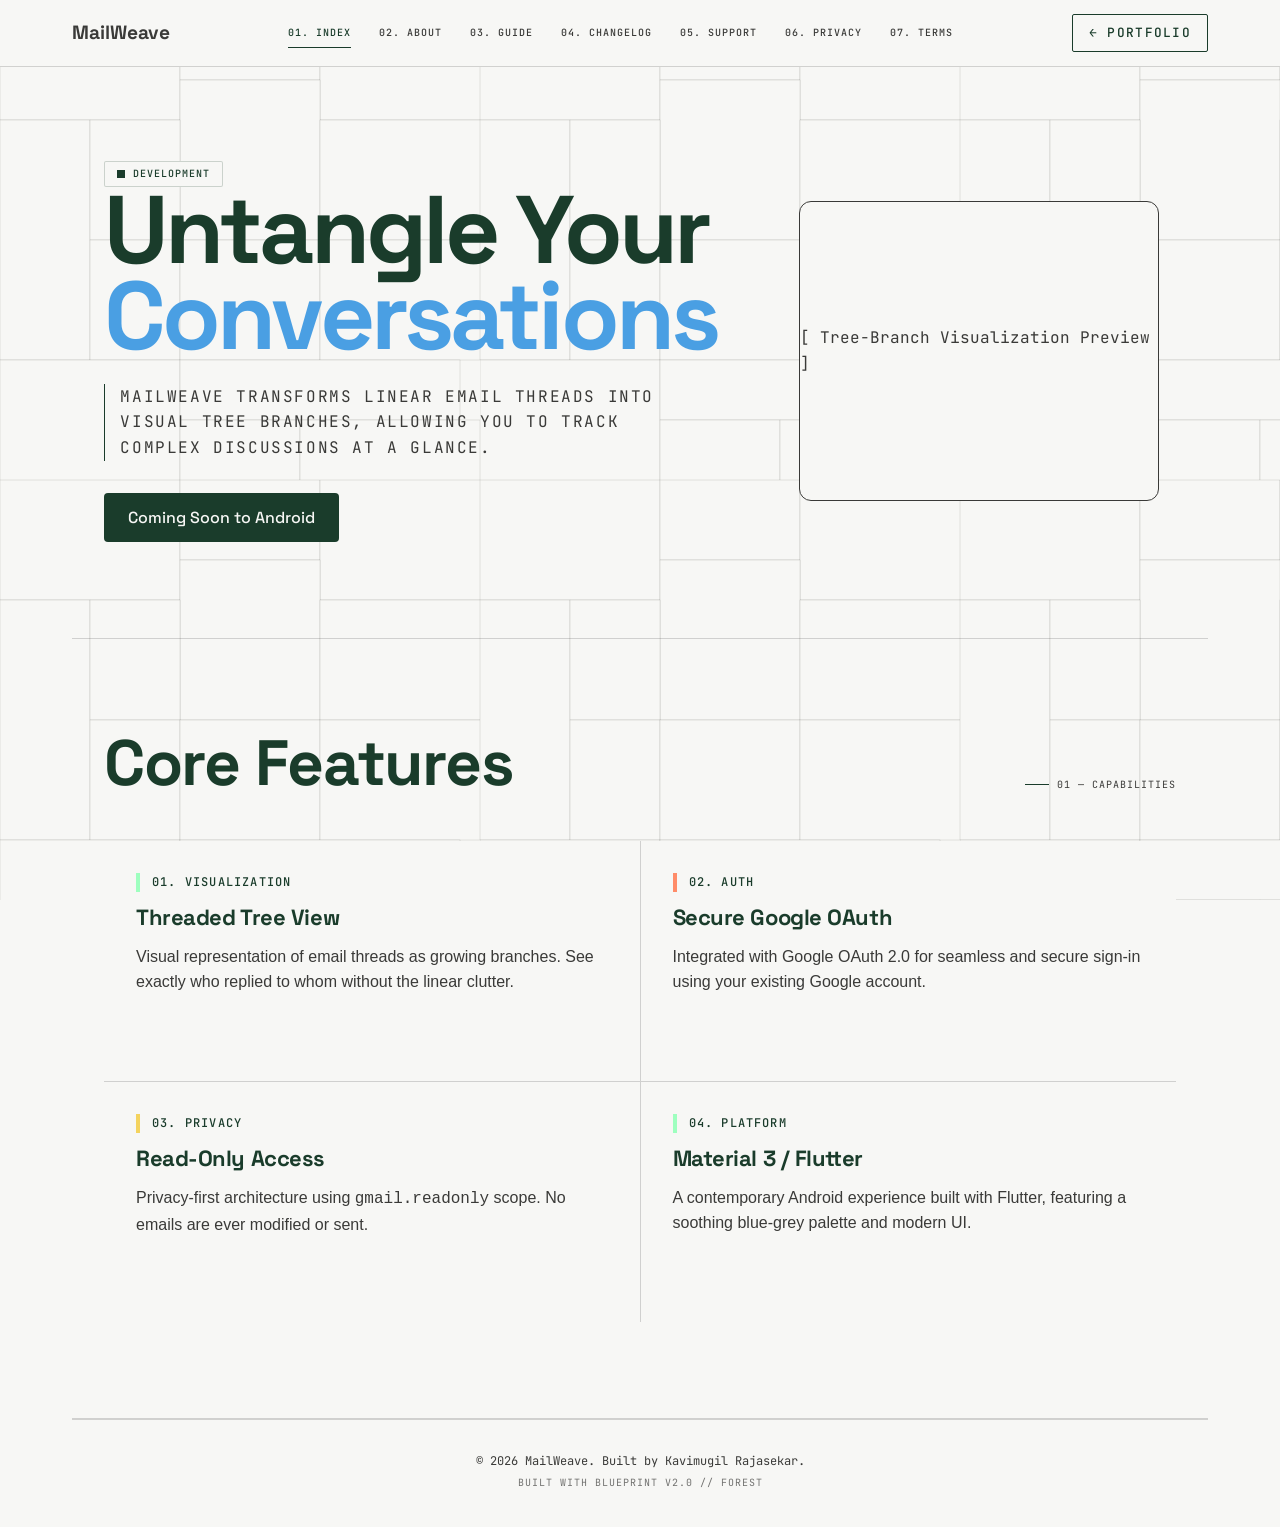
<file: mailweave-webpage/index.html>
<!DOCTYPE html>
<html lang="en">
<head>
    <meta charset="UTF-8">
    <meta name="viewport" content="width=device-width, initial-scale=1.0">
    <title>MailWeave | Untangle Your Inbox</title>
    <link rel="stylesheet" href="assets/css/tokens.css">
    <link rel="stylesheet" href="assets/css/blueprint.css">
    <link rel="stylesheet" href="assets/css/layout.css">
    <link rel="preconnect" href="https://fonts.googleapis.com" crossorigin>
    <link rel="preconnect" href="https://fonts.gstatic.com" crossorigin>
    <link rel="preconnect" href="https://api.fontshare.com" crossorigin>
    <link rel="stylesheet" href="https://fonts.googleapis.com/css2?family=JetBrains+Mono:wght@400;500;700&family=Space+Grotesk:wght@400;500;700&display=swap">
    <link rel="stylesheet" href="https://api.fontshare.com/v2/css?f[]=general-sans@400;500;600;700&display=swap">
    <style>
        :root { --accent-blue: #4A9FE3; }
        body { font-family: 'General Sans', sans-serif; }
        .brand-logo-text { font-family: 'Space Grotesk', sans-serif; font-weight: 700; text-decoration: none; color: var(--grid); }
        .hero-accent { color: var(--accent-blue); }
        .btn-mailweave { background: var(--forest); color: var(--paper); border: none; padding: 12px 24px; border-radius: 4px; font-family: 'Space Grotesk', sans-serif; font-weight: 500; cursor: pointer; text-decoration: none; display: inline-block; transition: opacity 0.2s; }
        .btn-mailweave:hover { opacity: 0.9; }
    </style>
</head>
<body>
    <header class="site-header">
        <div class="container nav-row">
            <a class="brand-logo-text" href="index.html" style="font-size: 1.2rem;">MailWeave</a>
            <nav class="nav-links">
                <a href="index.html" class="active">01. Index</a>
                <a href="about/">02. About</a>
                <a href="guide/">03. Guide</a>
                <a href="changelog/">04. Changelog</a>
                <a href="support/">05. Support</a>
                <a href="privacy/">06. Privacy</a>
                <a href="terms/">07. Terms</a>
            </nav>
            <div class="nav-actions">
                <a class="btn-ghost" href="https://KavimugilRajasekar.github.io" style="font-size: 0.8rem;">← Portfolio</a>
            </div>
        </div>
    </header>

    <div class="page-shell">
        <main class="container">
            <section class="hero">
                <div class="hero-content">
                    <span class="status-badge"><span class="dot"></span>Development</span>
                    <h1>Untangle Your<br><span class="hero-accent">Conversations</span></h1>
                    <p class="hero-sub">MailWeave transforms linear email threads into visual tree branches, allowing you to track complex discussions at a glance.</p>
                    <div class="hero-actions">
                        <a class="btn-mailweave" href="#">Coming Soon to Android</a>
                    </div>
                </div>
                <div class="wireframe" style="background: var(--paper); border: 1px solid var(--grid); border-radius: 12px; height: 300px; display: flex; align-items: center; justify-content: center; color: var(--grid); font-family: 'JetBrains Mono', monospace;">
                    [ Tree-Branch Visualization Preview ]
                </div>
            </section>

            <section class="section">
                <div class="section-head">
                    <h2>Core Features</h2>
                    <span class="label">01 — Capabilities</span>
                </div>
                <div class="bento">
                    <article class="cell">
                        <span class="cell-label cell-label--mint">01. Visualization</span>
                        <h3>Threaded Tree View</h3>
                        <p>Visual representation of email threads as growing branches. See exactly who replied to whom without the linear clutter.</p>
                    </article>
                    <article class="cell">
                        <span class="cell-label cell-label--coral">02. Auth</span>
                        <h3>Secure Google OAuth</h3>
                        <p>Integrated with Google OAuth 2.0 for seamless and secure sign-in using your existing Google account.</p>
                    </article>
                    <article class="cell">
                        <span class="cell-label cell-label--gold">03. Privacy</span>
                        <h3>Read-Only Access</h3>
                        <p>Privacy-first architecture using <code class="mono-tag">gmail.readonly</code> scope. No emails are ever modified or sent.</p>
                    </article>
                    <article class="cell">
                        <span class="cell-label cell-label--mint">04. Platform</span>
                        <h3>Material 3 / Flutter</h3>
                        <p>A contemporary Android experience built with Flutter, featuring a soothing blue-grey palette and modern UI.</p>
                    </article>
                </div>
            </section>

            <footer class="site-footer">
                <div class="container">
                    <p>&copy; 2026 MailWeave. Built by Kavimugil Rajasekar.</p>
                    <p class="mono-tag">Built with blueprint v2.0 // forest</p>
                </div>
            </footer>
        </main>
    </div>
</body>
</html>
</file>
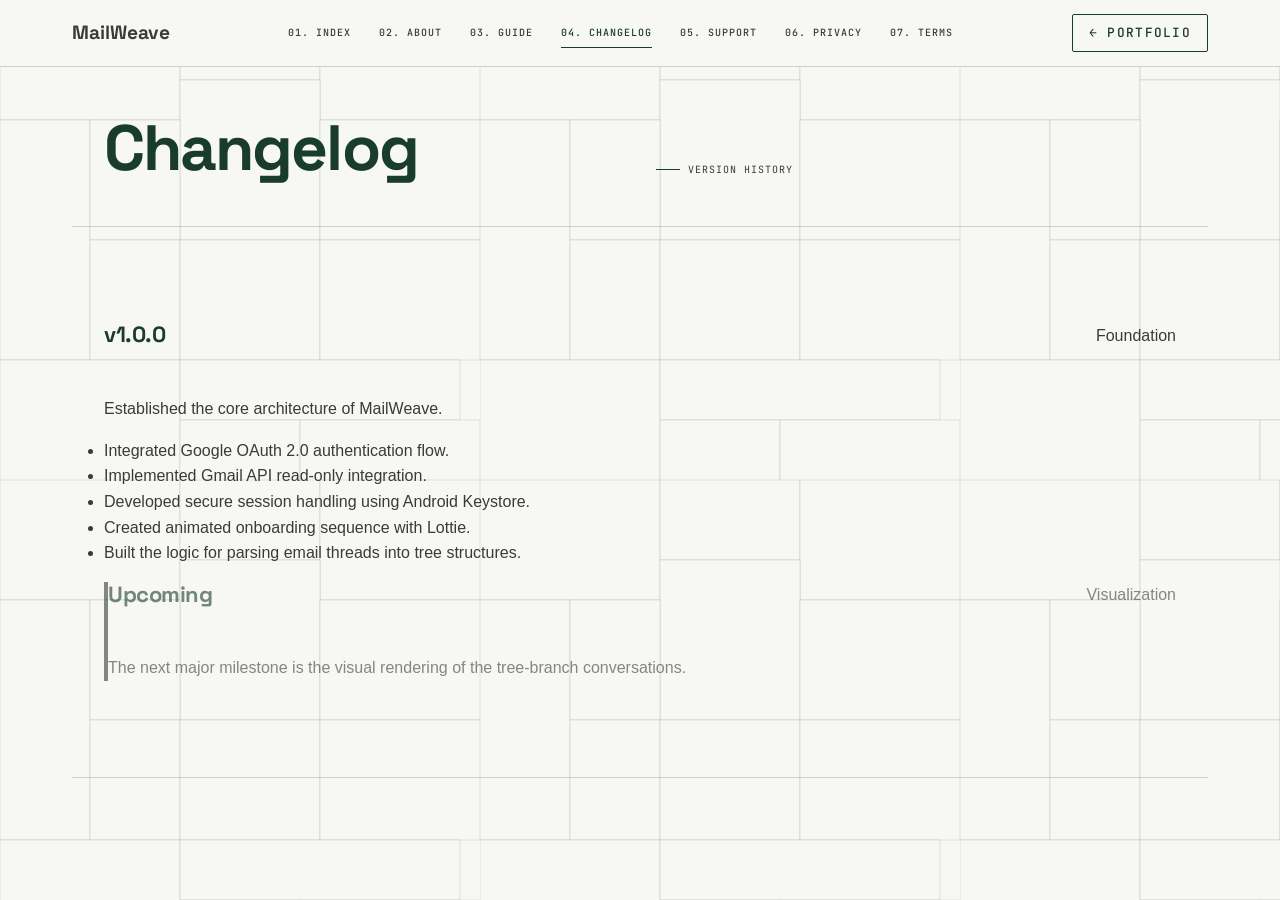
<file: mailweave-webpage/changelog/index.html>
<!DOCTYPE html>
<html lang="en">
<head>
    <meta charset="UTF-8">
    <meta name="viewport" content="width=device-width, initial-scale=1.0">
    <title>Changelog | MailWeave</title>
    <link rel="stylesheet" href="../assets/css/tokens.css">
    <link rel="stylesheet" href="../assets/css/blueprint.css">
    <link rel="stylesheet" href="../assets/css/layout.css">
    <link rel="preconnect" href="https://fonts.googleapis.com" crossorigin>
    <link rel="preconnect" href="https://fonts.gstatic.com" crossorigin>
    <link rel="preconnect" href="https://api.fontshare.com" crossorigin>
    <link rel="stylesheet" href="https://fonts.googleapis.com/css2?family=JetBrains+Mono:wght@400;500;700&family=Space+Grotesk:wght@400;500;700&display=swap">
    <link rel="stylesheet" href="https://api.fontshare.com/v2/css?f[]=general-sans@400;500;600;700&display=swap">
</head>
<body style="font-family: 'General Sans', sans-serif;">
    <header class="site-header">
        <div class="container nav-row">
            <a class="brand-logo-text" href="../index.html" style="font-family: 'Space Grotesk', sans-serif; font-weight: 700; text-decoration: none; color: var(--grid); font-size: 1.2rem;">MailWeave</a>
            <nav class="nav-links">
                <a href="../index.html">01. Index</a>
                <a href="../about/">02. About</a>
                <a href="../guide/">03. Guide</a>
                <a href="../changelog/" class="active">04. Changelog</a>
                <a href="../support/">05. Support</a>
                <a href="../privacy/">06. Privacy</a>
                <a href="../terms/">07. Terms</a>
            </nav>
            <div class="nav-actions">
                <a class="btn-ghost" href="https://KavimugilRajasekar.github.io" style="font-size: 0.8rem;">← Portfolio</a>
            </div>
        </div>
    </header>

    <div class="page-shell">
        <main class="container">
            <div class="page-title-block">
                <h1 class="page-title">Changelog</h1>
                <span class="label">Version History</span>
            </div>

            <section class="section">
                <div class="stack-2">
                    <article class="cell">
                        <div class="section-head" style="display: flex; justify-content: space-between; align-items: center;">
                            <h3 class="cell-title">v1.0.0</h3>
                            <span class="chip chip--mint">Foundation</span>
                        </div>
                        <p>Established the core architecture of MailWeave.</p>
                        <ul style="line-height: 1.6; margin-top: 1rem;">
                            <li>Integrated Google OAuth 2.0 authentication flow.</li>
                            <li>Implemented Gmail API read-only integration.</li>
                            <li>Developed secure session handling using Android Keystore.</li>
                            <li>Created animated onboarding sequence with Lottie.</li>
                            <li>Built the logic for parsing email threads into tree structures.</li>
                        </ul>
                    </article>
                    <article class="cell" style="opacity: 0.6; border-left: 4px solid var(--grid);">
                        <div class="section-head" style="display: flex; justify-content: space-between; align-items: center;">
                            <h3 class="cell-title">Upcoming</h3>
                            <span class="chip">Visualization</span>
                        </div>
                        <p>The next major milestone is the visual rendering of the tree-branch conversations.</p>
                    </article>
                </div>
            </section>
        </main>
    </div>
</body>
</html>
</file>
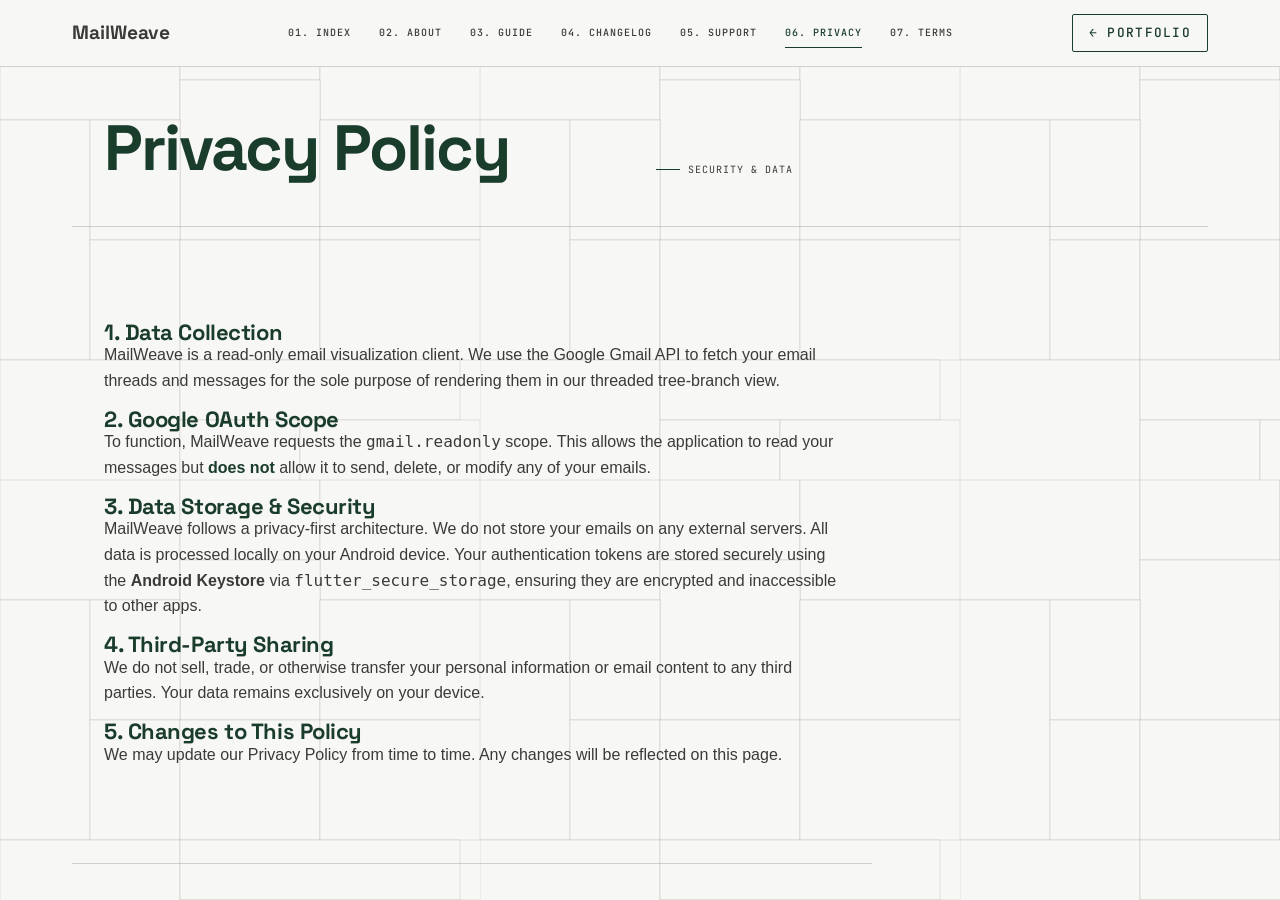
<file: mailweave-webpage/privacy/index.html>
<!DOCTYPE html>
<html lang="en">
<head>
    <meta charset="UTF-8">
    <meta name="viewport" content="width=device-width, initial-scale=1.0">
    <title>Privacy Policy | MailWeave</title>
    <link rel="stylesheet" href="../assets/css/tokens.css">
    <link rel="stylesheet" href="../assets/css/blueprint.css">
    <link rel="stylesheet" href="../assets/css/layout.css">
    <link rel="preconnect" href="https://fonts.googleapis.com" crossorigin>
    <link rel="preconnect" href="https://fonts.gstatic.com" crossorigin>
    <link rel="preconnect" href="https://api.fontshare.com" crossorigin>
    <link rel="stylesheet" href="https://fonts.googleapis.com/css2?family=JetBrains+Mono:wght@400;500;700&family=Space+Grotesk:wght@400;500;700&display=swap">
    <link rel="stylesheet" href="https://api.fontshare.com/v2/css?f[]=general-sans@400;500;600;700&display=swap">
</head>
<body style="font-family: 'General Sans', sans-serif;">
    <header class="site-header">
        <div class="container nav-row">
            <a class="brand-logo-text" href="../index.html" style="font-family: 'Space Grotesk', sans-serif; font-weight: 700; text-decoration: none; color: var(--grid); font-size: 1.2rem;">MailWeave</a>
            <nav class="nav-links">
                <a href="../index.html">01. Index</a>
                <a href="../about/">02. About</a>
                <a href="../guide/">03. Guide</a>
                <a href="../changelog/">04. Changelog</a>
                <a href="../support/">05. Support</a>
                <a href="../privacy/" class="active">06. Privacy</a>
                <a href="../terms/">07. Terms</a>
            </nav>
            <div class="nav-actions">
                <a class="btn-ghost" href="https://KavimugilRajasekar.github.io" style="font-size: 0.8rem;">← Portfolio</a>
            </div>
        </div>
    </header>

    <div class="page-shell">
        <main class="container">
            <div class="page-title-block">
                <h1 class="page-title">Privacy Policy</h1>
                <span class="label">Security & Data</span>
            </div>

            <section class="section" style="line-height: 1.6; max-width: 800px;">
                <div class="stack-2">
                    <article class="cell">
                        <h3 class="cell-title">1. Data Collection</h3>
                        <p>MailWeave is a read-only email visualization client. We use the Google Gmail API to fetch your email threads and messages for the sole purpose of rendering them in our threaded tree-branch view.</p>
                    </article>
                    <article class="cell">
                        <h3 class="cell-title">2. Google OAuth Scope</h3>
                        <p>To function, MailWeave requests the <code class="mono-tag">gmail.readonly</code> scope. This allows the application to read your messages but <strong style="color: var(--forest);">does not</strong> allow it to send, delete, or modify any of your emails.</p>
                    </article>
                    <article class="cell">
                        <h3 class="cell-title">3. Data Storage & Security</h3>
                        <p>MailWeave follows a privacy-first architecture. We do not store your emails on any external servers. All data is processed locally on your Android device. Your authentication tokens are stored securely using the <strong>Android Keystore</strong> via <code class="mono-tag">flutter_secure_storage</code>, ensuring they are encrypted and inaccessible to other apps.</p>
                    </article>
                    <article class="cell">
                        <h3 class="cell-title">4. Third-Party Sharing</h3>
                        <p>We do not sell, trade, or otherwise transfer your personal information or email content to any third parties. Your data remains exclusively on your device.</p>
                    </article>
                    <article class="cell">
                        <h3 class="cell-title">5. Changes to This Policy</h3>
                        <p>We may update our Privacy Policy from time to time. Any changes will be reflected on this page.</p>
                    </article>
                </div>
            </section>
        </main>
    </div>
</body>
</html>
</file>
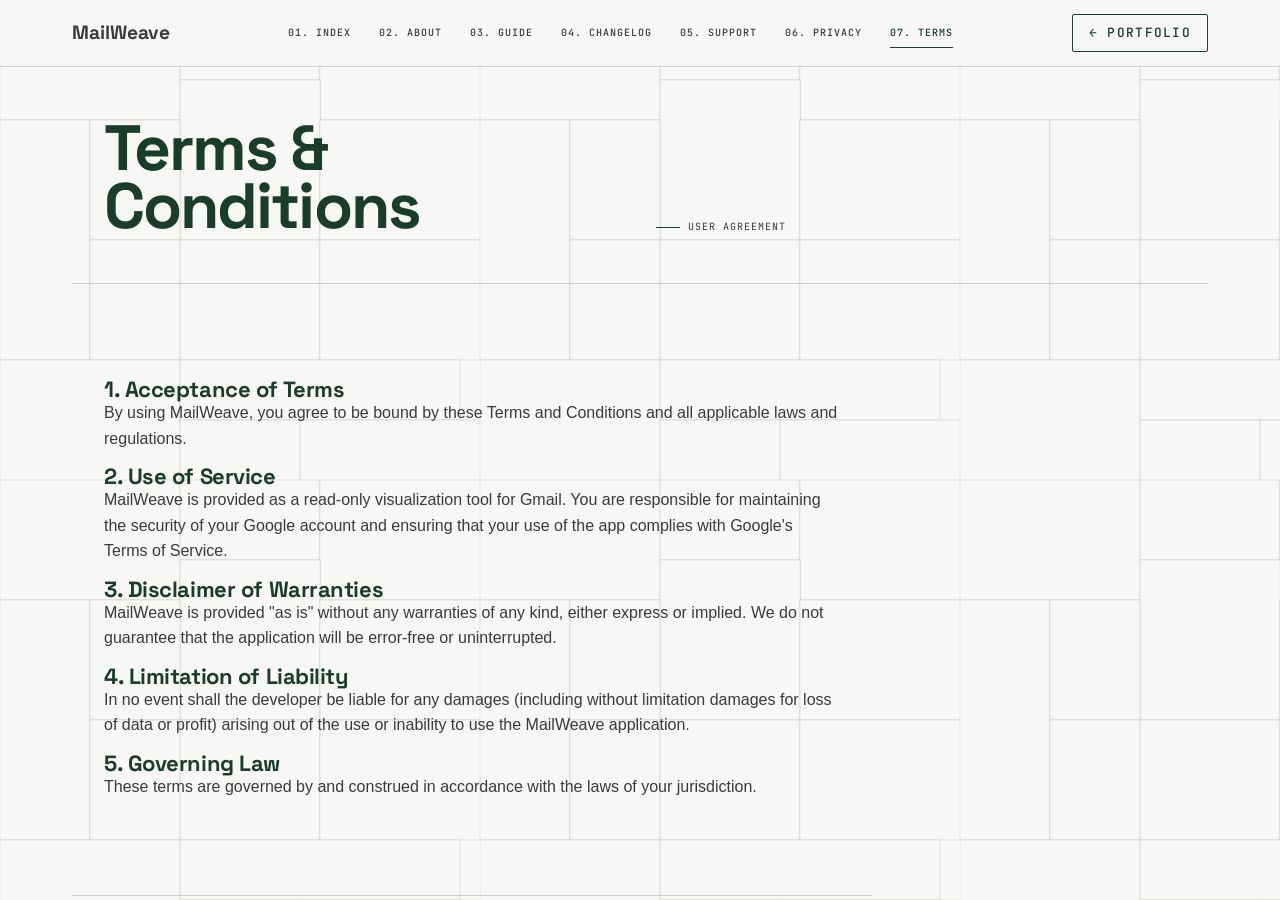
<file: mailweave-webpage/terms/index.html>
<!DOCTYPE html>
<html lang="en">
<head>
    <meta charset="UTF-8">
    <meta name="viewport" content="width=device-width, initial-scale=1.0">
    <title>Terms & Conditions | MailWeave</title>
    <link rel="stylesheet" href="../assets/css/tokens.css">
    <link rel="stylesheet" href="../assets/css/blueprint.css">
    <link rel="stylesheet" href="../assets/css/layout.css">
    <link rel="preconnect" href="https://fonts.googleapis.com" crossorigin>
    <link rel="preconnect" href="https://fonts.gstatic.com" crossorigin>
    <link rel="preconnect" href="https://api.fontshare.com" crossorigin>
    <link rel="stylesheet" href="https://fonts.googleapis.com/css2?family=JetBrains+Mono:wght@400;500;700&family=Space+Grotesk:wght@400;500;700&display=swap">
    <link rel="stylesheet" href="https://api.fontshare.com/v2/css?f[]=general-sans@400;500;600;700&display=swap">
</head>
<body style="font-family: 'General Sans', sans-serif;">
    <header class="site-header">
        <div class="container nav-row">
            <a class="brand-logo-text" href="../index.html" style="font-family: 'Space Grotesk', sans-serif; font-weight: 700; text-decoration: none; color: var(--grid); font-size: 1.2rem;">MailWeave</a>
            <nav class="nav-links">
                <a href="../index.html">01. Index</a>
                <a href="../about/">02. About</a>
                <a href="../guide/">03. Guide</a>
                <a href="../changelog/">04. Changelog</a>
                <a href="../support/">05. Support</a>
                <a href="../privacy/">06. Privacy</a>
                <a href="../terms/" class="active">07. Terms</a>
            </nav>
            <div class="nav-actions">
                <a class="btn-ghost" href="https://KavimugilRajasekar.github.io" style="font-size: 0.8rem;">← Portfolio</a>
            </div>
        </div>
    </header>

    <div class="page-shell">
        <main class="container">
            <div class="page-title-block">
                <h1 class="page-title">Terms & Conditions</h1>
                <span class="label">User Agreement</span>
            </div>

            <section class="section" style="line-height: 1.6; max-width: 800px;">
                <div class="stack-2">
                    <article class="cell">
                        <h3 class="cell-title">1. Acceptance of Terms</h3>
                        <p>By using MailWeave, you agree to be bound by these Terms and Conditions and all applicable laws and regulations.</p>
                    </article>
                    <article class="cell">
                        <h3 class="cell-title">2. Use of Service</h3>
                        <p>MailWeave is provided as a read-only visualization tool for Gmail. You are responsible for maintaining the security of your Google account and ensuring that your use of the app complies with Google's Terms of Service.</p>
                    </article>
                    <article class="cell">
                        <h3 class="cell-title">3. Disclaimer of Warranties</h3>
                        <p>MailWeave is provided "as is" without any warranties of any kind, either express or implied. We do not guarantee that the application will be error-free or uninterrupted.</p>
                    </article>
                    <article class="cell">
                        <h3 class="cell-title">4. Limitation of Liability</h3>
                        <p>In no event shall the developer be liable for any damages (including without limitation damages for loss of data or profit) arising out of the use or inability to use the MailWeave application.</p>
                    </article>
                    <article class="cell">
                        <h3 class="cell-title">5. Governing Law</h3>
                        <p>These terms are governed by and construed in accordance with the laws of your jurisdiction.</p>
                    </article>
                </div>
            </section>
        </main>
    </div>
</body>
</html>
</file>
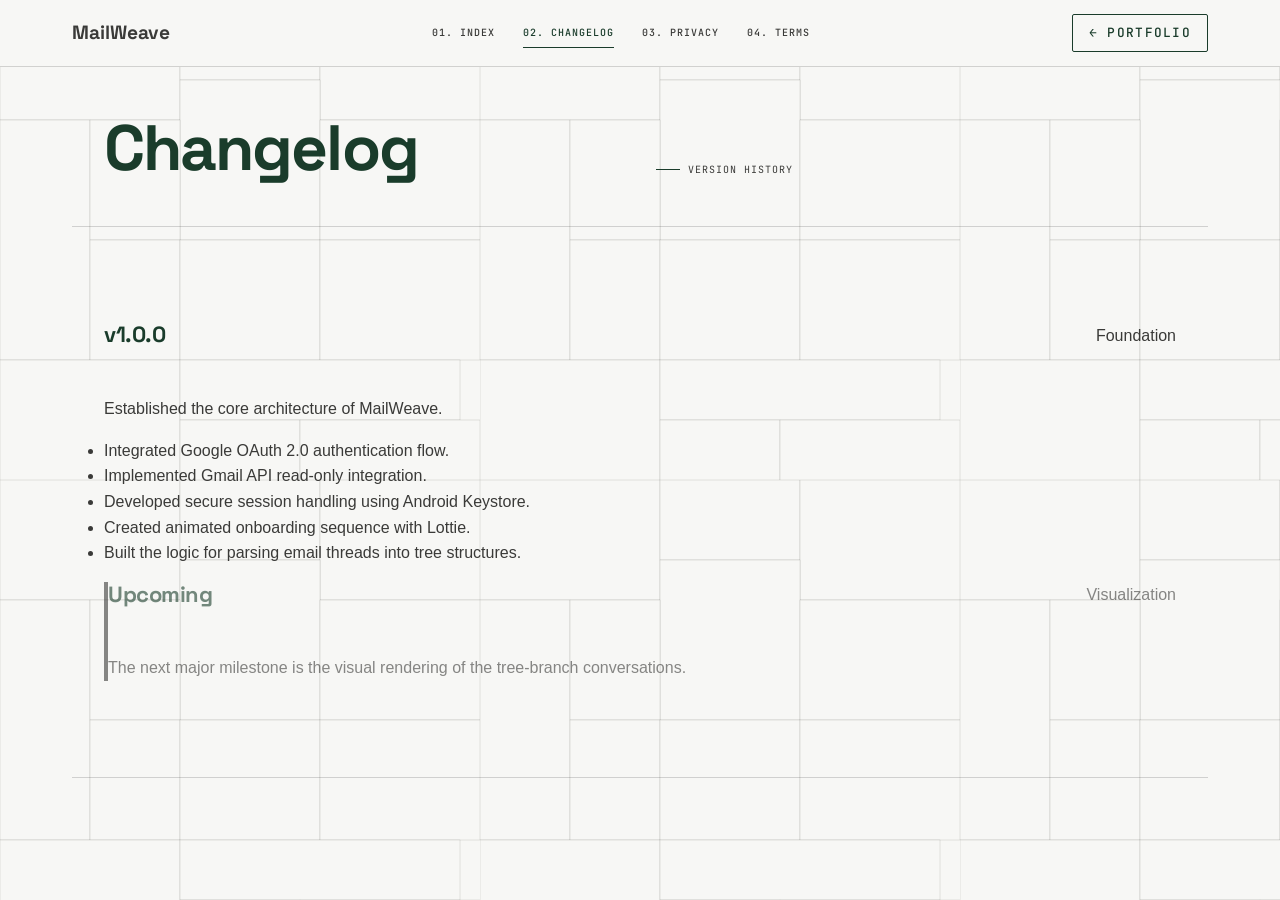
<file: mailweave-webpage/changelog.html>
<!DOCTYPE html>
<html lang="en">
<head>
    <meta charset="UTF-8">
    <meta name="viewport" content="width=device-width, initial-scale=1.0">
    <title>Changelog | MailWeave</title>
    <link rel="stylesheet" href="assets/css/tokens.css">
    <link rel="stylesheet" href="assets/css/blueprint.css">
    <link rel="stylesheet" href="assets/css/layout.css">
    <link rel="preconnect" href="https://fonts.googleapis.com" crossorigin>
    <link rel="preconnect" href="https://fonts.gstatic.com" crossorigin>
    <link rel="preconnect" href="https://api.fontshare.com" crossorigin>
    <link rel="stylesheet" href="https://fonts.googleapis.com/css2?family=JetBrains+Mono:wght@400;500;700&family=Space+Grotesk:wght@400;500;700&display=swap">
    <link rel="stylesheet" href="https://api.fontshare.com/v2/css?f[]=general-sans@400;500;600;700&display=swap">
</head>
<body style="font-family: 'General Sans', sans-serif;">
    <header class="site-header">
        <div class="container nav-row">
            <a class="brand-logo-text" href="./index.html" style="font-family: 'Space Grotesk', sans-serif; font-weight: 700; text-decoration: none; color: var(--grid); font-size: 1.2rem;">MailWeave</a>
            <nav class="nav-links">
                <a href="./index.html">01. Index</a>
                <a href="./changelog.html" class="active">02. Changelog</a>
                <a href="./privacy.html">03. Privacy</a>
                <a href="./terms.html">04. Terms</a>
            </nav>
            <div class="nav-actions">
                <a class="btn-ghost" href="https://KavimugilRajasekar.github.io" style="font-size: 0.8rem;">← Portfolio</a>
            </div>
        </div>
    </header>

    <div class="page-shell">
        <main class="container">
            <div class="page-title-block">
                <h1 class="page-title">Changelog</h1>
                <span class="label">Version History</span>
            </div>

            <section class="section">
                <div class="stack-2">
                    <article class="cell">
                        <div class="section-head" style="display: flex; justify-content: space-between; align-items: center;">
                            <h3 class="cell-title">v1.0.0</h3>
                            <span class="chip chip--mint">Foundation</span>
                        </div>
                        <p>Established the core architecture of MailWeave.</p>
                        <ul style="line-height: 1.6; margin-top: 1rem;">
                            <li>Integrated Google OAuth 2.0 authentication flow.</li>
                            <li>Implemented Gmail API read-only integration.</li>
                            <li>Developed secure session handling using Android Keystore.</li>
                            <li>Created animated onboarding sequence with Lottie.</li>
                            <li>Built the logic for parsing email threads into tree structures.</li>
                        </ul>
                    </article>
                    <article class="cell" style="opacity: 0.6; border-left: 4px solid var(--grid);">
                        <div class="section-head" style="display: flex; justify-content: space-between; align-items: center;">
                            <h3 class="cell-title">Upcoming</h3>
                            <span class="chip">Visualization</span>
                        </div>
                        <p>The next major milestone is the visual rendering of the tree-branch conversations.</p>
                    </article>
                </div>
            </section>
        </main>
    </div>
</body>
</html>
</file>
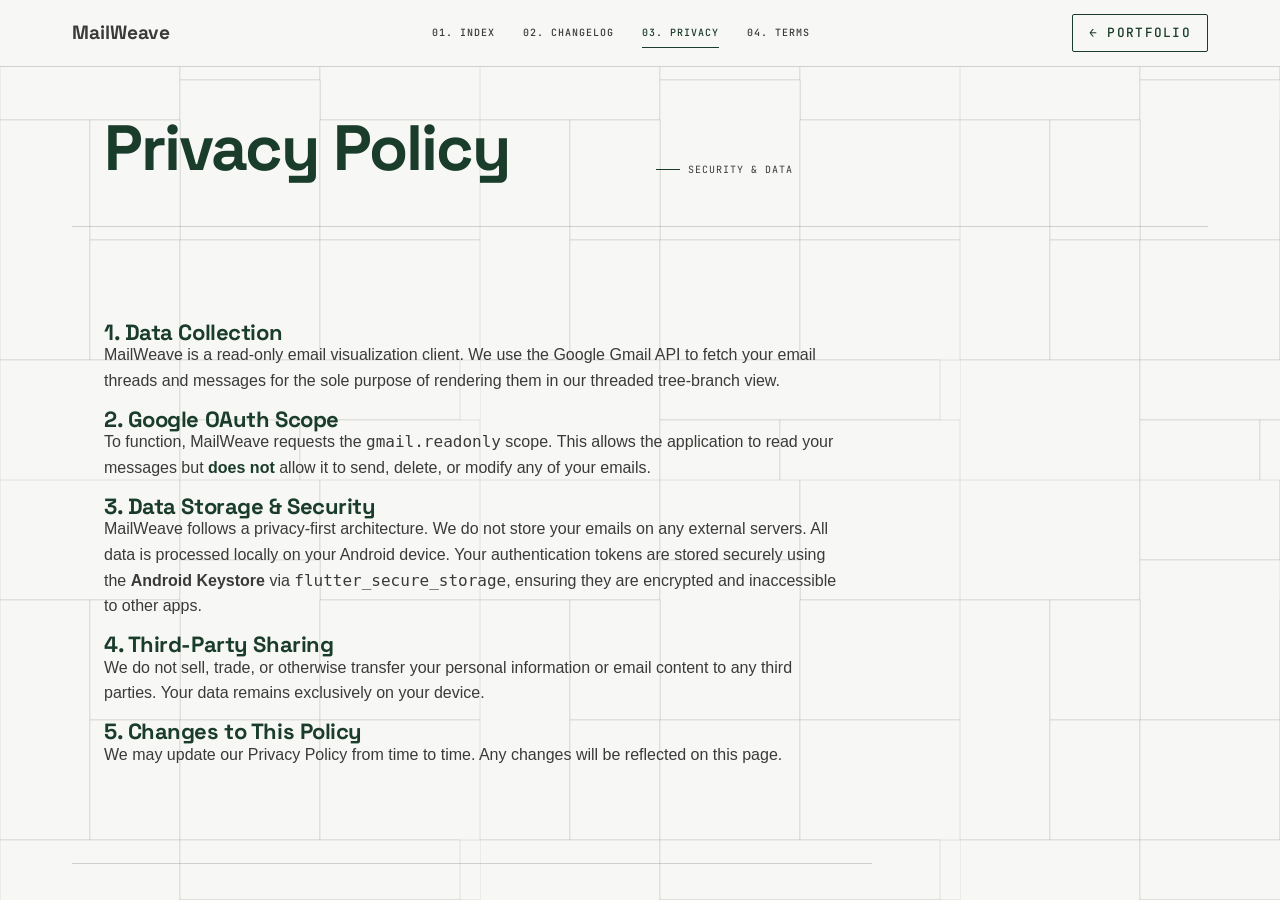
<file: mailweave-webpage/privacy.html>
<!DOCTYPE html>
<html lang="en">
<head>
    <meta charset="UTF-8">
    <meta name="viewport" content="width=device-width, initial-scale=1.0">
    <title>Privacy Policy | MailWeave</title>
    <link rel="stylesheet" href="assets/css/tokens.css">
    <link rel="stylesheet" href="assets/css/blueprint.css">
    <link rel="stylesheet" href="assets/css/layout.css">
    <link rel="preconnect" href="https://fonts.googleapis.com" crossorigin>
    <link rel="preconnect" href="https://fonts.gstatic.com" crossorigin>
    <link rel="preconnect" href="https://api.fontshare.com" crossorigin>
    <link rel="stylesheet" href="https://fonts.googleapis.com/css2?family=JetBrains+Mono:wght@400;500;700&family=Space+Grotesk:wght@400;500;700&display=swap">
    <link rel="stylesheet" href="https://api.fontshare.com/v2/css?f[]=general-sans@400;500;600;700&display=swap">
</head>
<body style="font-family: 'General Sans', sans-serif;">
    <header class="site-header">
        <div class="container nav-row">
            <a class="brand-logo-text" href="./index.html" style="font-family: 'Space Grotesk', sans-serif; font-weight: 700; text-decoration: none; color: var(--grid); font-size: 1.2rem;">MailWeave</a>
            <nav class="nav-links">
                <a href="./index.html">01. Index</a>
                <a href="./changelog.html">02. Changelog</a>
                <a href="./privacy.html" class="active">03. Privacy</a>
                <a href="./terms.html">04. Terms</a>
            </nav>
            <div class="nav-actions">
                <a class="btn-ghost" href="https://KavimugilRajasekar.github.io" style="font-size: 0.8rem;">← Portfolio</a>
            </div>
        </div>
    </header>

    <div class="page-shell">
        <main class="container">
            <div class="page-title-block">
                <h1 class="page-title">Privacy Policy</h1>
                <span class="label">Security & Data</span>
            </div>

            <section class="section" style="line-height: 1.6; max-width: 800px;">
                <div class="stack-2">
                    <article class="cell">
                        <h3 class="cell-title">1. Data Collection</h3>
                        <p>MailWeave is a read-only email visualization client. We use the Google Gmail API to fetch your email threads and messages for the sole purpose of rendering them in our threaded tree-branch view.</p>
                    </article>
                    <article class="cell">
                        <h3 class="cell-title">2. Google OAuth Scope</h3>
                        <p>To function, MailWeave requests the <code class="mono-tag">gmail.readonly</code> scope. This allows the application to read your messages but <strong style="color: var(--forest);">does not</strong> allow it to send, delete, or modify any of your emails.</p>
                    </article>
                    <article class="cell">
                        <h3 class="cell-title">3. Data Storage & Security</h3>
                        <p>MailWeave follows a privacy-first architecture. We do not store your emails on any external servers. All data is processed locally on your Android device. Your authentication tokens are stored securely using the <strong>Android Keystore</strong> via <code class="mono-tag">flutter_secure_storage</code>, ensuring they are encrypted and inaccessible to other apps.</p>
                    </article>
                    <article class="cell">
                        <h3 class="cell-title">4. Third-Party Sharing</h3>
                        <p>We do not sell, trade, or otherwise transfer your personal information or email content to any third parties. Your data remains exclusively on your device.</p>
                    </article>
                    <article class="cell">
                        <h3 class="cell-title">5. Changes to This Policy</h3>
                        <p>We may update our Privacy Policy from time to time. Any changes will be reflected on this page.</p>
                    </article>
                </div>
            </section>
        </main>
    </div>
</body>
</html>
</file>
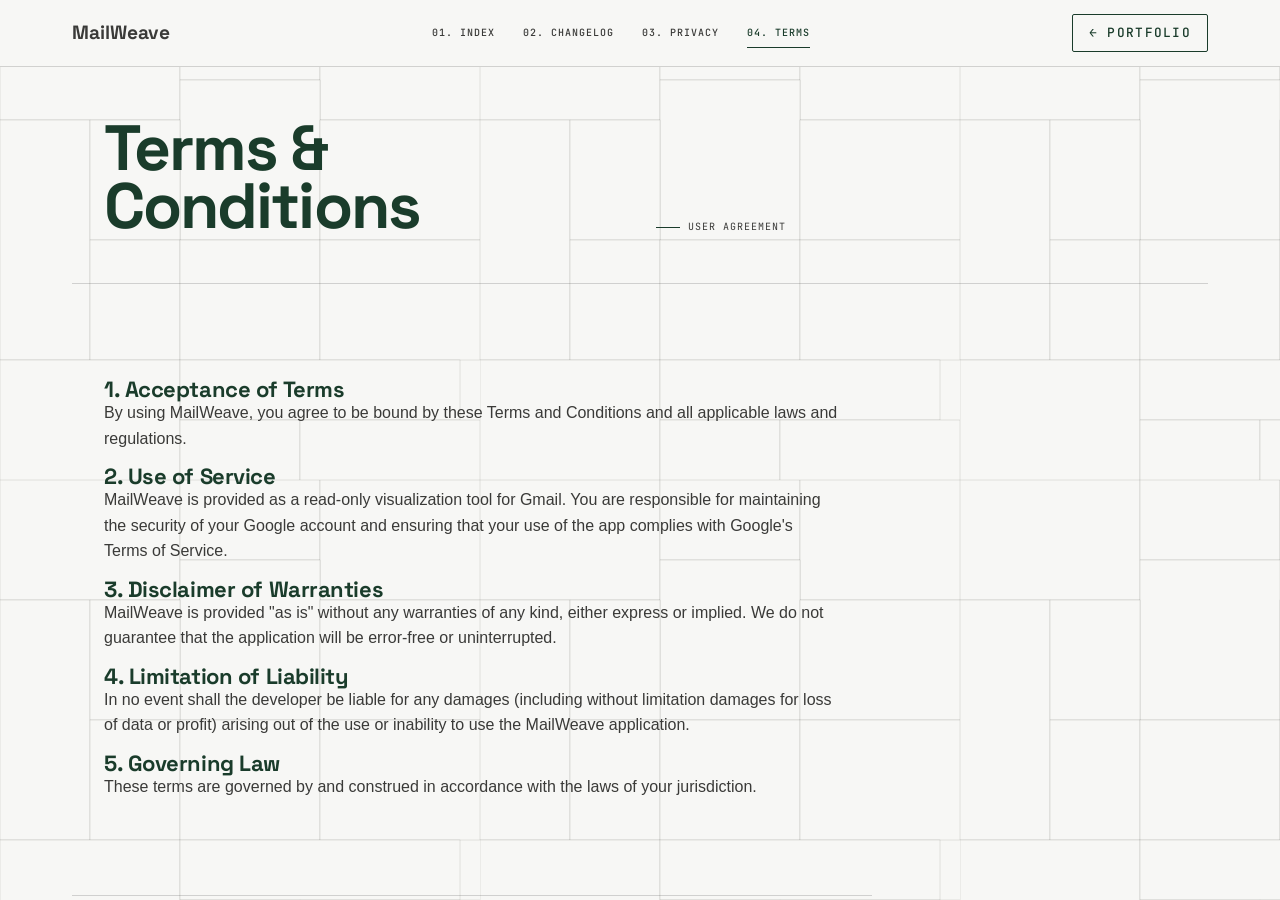
<file: mailweave-webpage/terms.html>
<!DOCTYPE html>
<html lang="en">
<head>
    <meta charset="UTF-8">
    <meta name="viewport" content="width=device-width, initial-scale=1.0">
    <title>Terms & Conditions | MailWeave</title>
    <link rel="stylesheet" href="assets/css/tokens.css">
    <link rel="stylesheet" href="assets/css/blueprint.css">
    <link rel="stylesheet" href="assets/css/layout.css">
    <link rel="preconnect" href="https://fonts.googleapis.com" crossorigin>
    <link rel="preconnect" href="https://fonts.gstatic.com" crossorigin>
    <link rel="preconnect" href="https://api.fontshare.com" crossorigin>
    <link rel="stylesheet" href="https://fonts.googleapis.com/css2?family=JetBrains+Mono:wght@400;500;700&family=Space+Grotesk:wght@400;500;700&display=swap">
    <link rel="stylesheet" href="https://api.fontshare.com/v2/css?f[]=general-sans@400;500;600;700&display=swap">
</head>
<body style="font-family: 'General Sans', sans-serif;">
    <header class="site-header">
        <div class="container nav-row">
            <a class="brand-logo-text" href="./index.html" style="font-family: 'Space Grotesk', sans-serif; font-weight: 700; text-decoration: none; color: var(--grid); font-size: 1.2rem;">MailWeave</a>
            <nav class="nav-links">
                <a href="./index.html">01. Index</a>
                <a href="./changelog.html">02. Changelog</a>
                <a href="./privacy.html">03. Privacy</a>
                <a href="./terms.html" class="active">04. Terms</a>
            </nav>
            <div class="nav-actions">
                <a class="btn-ghost" href="https://KavimugilRajasekar.github.io" style="font-size: 0.8rem;">← Portfolio</a>
            </div>
        </div>
    </header>

    <div class="page-shell">
        <main class="container">
            <div class="page-title-block">
                <h1 class="page-title">Terms & Conditions</h1>
                <span class="label">User Agreement</span>
            </div>

            <section class="section" style="line-height: 1.6; max-width: 800px;">
                <div class="stack-2">
                    <article class="cell">
                        <h3 class="cell-title">1. Acceptance of Terms</h3>
                        <p>By using MailWeave, you agree to be bound by these Terms and Conditions and all applicable laws and regulations.</p>
                    </article>
                    <article class="cell">
                        <h3 class="cell-title">2. Use of Service</h3>
                        <p>MailWeave is provided as a read-only visualization tool for Gmail. You are responsible for maintaining the security of your Google account and ensuring that your use of the app complies with Google's Terms of Service.</p>
                    </article>
                    <article class="cell">
                        <h3 class="cell-title">3. Disclaimer of Warranties</h3>
                        <p>MailWeave is provided "as is" without any warranties of any kind, either express or implied. We do not guarantee that the application will be error-free or uninterrupted.</p>
                    </article>
                    <article class="cell">
                        <h3 class="cell-title">4. Limitation of Liability</h3>
                        <p>In no event shall the developer be liable for any damages (including without limitation damages for loss of data or profit) arising out of the use or inability to use the MailWeave application.</p>
                    </article>
                    <article class="cell">
                        <h3 class="cell-title">5. Governing Law</h3>
                        <p>These terms are governed by and construed in accordance with the laws of your jurisdiction.</p>
                    </article>
                </div>
            </section>
        </main>
    </div>
</body>
</html>
</file>
<file: mailweave-webpage/assets/css/tokens.css>
/* ============================================================
   tokens.css — Blueprint Design System v2.0
   Single source of truth for palette, typography, hairlines.
   Loaded by every page in the workspace and bottle-art/.
   ============================================================ */

:root {
  /* ---------- Palette ---------- */
  --paper: #F7F7F5;
  --forest: #1A3C2B;
  --grid: #3A3A38;
  --coral: #FF8C69;
  --mint: #9EFFBF;
  --gold: #F4D35E;

  /* White-on-forest surfaces */
  --paper-on-forest: #FFFFFF;

  /* ---------- Hairlines ---------- */
  --hairline:         rgba(58, 58, 56, 0.20); /* #3A3A38 / 20% */
  --hairline-strong:  rgba(58, 58, 56, 0.30); /* mosaic bg      */
  --forest-hairline:  rgba(26, 60, 43, 0.20); /* #1A3C2B / 20%  */
  --connector-line:   rgba(26, 60, 43, 0.20); /* net graph      */

  /* ---------- Typography ---------- */
  --font-display: 'Space Grotesk', system-ui, sans-serif;
  --font-body:    'General Sans', system-ui, sans-serif;
  --font-mono:    'JetBrains Mono', ui-monospace, SFMono-Regular, monospace;

  --fs-display-xl: clamp(48px, 8vw, 96px);
  --fs-display-lg: clamp(36px, 5vw, 64px);
  --fs-display-md: clamp(28px, 3.5vw, 44px);
  --fs-h2:         clamp(22px, 2.6vw, 32px);
  --fs-h3:         clamp(18px, 1.8vw, 22px);
  --fs-body:       16px;
  --fs-body-sm:    14px;
  --fs-mono-md:    14px;
  --fs-mono-sm:    12px;
  --fs-mono-xs:    10px;

  --lh-display:    0.9;
  --lh-body:       1.6;
  --tracking-mono: 0.1em;

  /* ---------- Geometry ---------- */
  --radius: 2px;
  --radius-0: 0px;

  /* ---------- Layout ---------- */
  --container: 1200px;
  --section-pad-y: 96px;
  --section-pad-x: 32px;
  --gap: 1px;

  /* ---------- Tubes dimming ---------- */
  --tubes-opacity: 0.45;
}
</file>
<file: mailweave-webpage/assets/css/blueprint.css>
/* ============================================================
   blueprint.css — Component Library
   Reusable classes for the Technical Minimalist design system.
   Depends on tokens.css.
   ============================================================ */

   
/* ============================================================
   Reset & base
   ============================================================ */
*, *::before, *::after {
  margin: 0;
  padding: 0;
  box-sizing: border-box;
}

html {
  scroll-behavior: smooth;
  -webkit-text-size-adjust: 100%;
}

body {
  font-family: var(--font-body);
  font-size: var(--fs-body);
  line-height: var(--lh-body);
  color: var(--grid);
  background: var(--paper);
  min-height: 100vh;
  overflow-x: hidden;
  position: relative;
}

a {
  color: inherit;
  text-decoration: none;
  transition: color .25s ease, border-color .25s ease;
}

button {
  font: inherit;
  color: inherit;
  background: none;
  border: none;
  cursor: pointer;
}

img { display: block; max-width: 100%; height: auto; }

h1, h2, h3, h4 {
  font-family: var(--font-display);
  font-weight: 700;
  letter-spacing: -0.02em;
  color: var(--forest);
  line-height: var(--lh-display);
}

h1 { font-size: var(--fs-display-xl); }
h2 { font-size: var(--fs-display-lg); }
h3 { font-size: var(--fs-h2); }

p { color: var(--grid); }

/* Universal focus ring */
:focus-visible {
  outline: 2px solid var(--forest);
  outline-offset: 2px;
}

/* ============================================================
   Mosaic SVG background — applied via body::before
   Fills with #F7F7F5 panels separated by 0.5px hairlines.
   ============================================================ */
body::before {
  content: "";
  position: fixed;
  inset: 0;
  z-index: -2;
  pointer-events: none;
  background-color: var(--paper);
  background-image: url("data:image/svg+xml;utf8,<svg xmlns='http://www.w3.org/2000/svg' width='480' height='480' viewBox='0 0 480 480'><g fill='%23F7F7F5' stroke='%233A3A38' stroke-opacity='0.30' stroke-width='0.5'><rect x='0'   y='0'   width='180' height='120'/><rect x='180' y='0'   width='140' height='80'/><rect x='320' y='0'   width='160' height='120'/><rect x='180' y='80'  width='140' height='160'/><rect x='0'   y='120' width='90'  height='240'/><rect x='90'  y='120' width='90'  height='120'/><rect x='320' y='120' width='160' height='120'/><rect x='90'  y='240' width='90'  height='120'/><rect x='180' y='240' width='140' height='120'/><rect x='320' y='240' width='160' height='120'/><rect x='0'   y='360' width='180' height='120'/><rect x='180' y='360' width='280' height='60'/><rect x='180' y='420' width='120' height='60'/><rect x='300' y='420' width='180' height='60'/></g></svg>");
  background-repeat: repeat;
  background-size: 480px 480px;
  opacity: 0.9;
}

/* ============================================================
   Tubes 3D canvas — fixed, behind content, dimmed by mix-blend
   ============================================================ */
#tubes-canvas {
  position: fixed;
  inset: 0;
  width: 100vw;
  height: 100vh;
  z-index: 0;
  pointer-events: none;
  opacity: var(--tubes-opacity);
  mix-blend-mode: multiply;
}

/* ============================================================
   Page shell — content wrapper above the tubes canvas
   ============================================================ */
.page-shell {
  position: relative;
  z-index: 1;
  min-height: 100vh;
  display: flex;
  flex-direction: column;
}

.page-shell > main {
  flex: 1;
}

/* ============================================================
   Site header & nav
   ============================================================ */
.site-header {
  position: fixed;
  top: 0;
  left: 0;
  right: 0;
  z-index: 100;
  background: var(--paper);
  border-bottom: 1px solid var(--hairline);
  padding: 14px var(--section-pad-x);
}

.nav-row {
  display: flex;
  align-items: center;
  justify-content: space-between;
  gap: 24px;
  max-width: var(--container);
  margin: 0 auto;
}

.brand-logo {
  width: 32px;
  height: 32px;
  background: var(--forest);
  color: var(--paper);
  display: inline-flex;
  align-items: center;
  justify-content: center;
  flex-shrink: 0;
  overflow: hidden;
  white-space: nowrap;
  transition: width .35s ease, padding .35s ease;
}
.brand-logo svg { color: inherit; }

/* On non-index pages, the icon slides out and the name slides in.
   Driven by .brand-logo.is-name (toggled from main.js). */
.brand-logo.is-name {
  width: auto;
  padding: 0 14px;
  font-family: var(--font-mono);
  font-size: var(--fs-mono-xs);
  font-weight: 500;
  text-transform: uppercase;
  letter-spacing: var(--tracking-mono);
}
.brand-logo.is-name svg {
  max-width: 0;
  opacity: 0;
  transition: max-width .25s ease, opacity .2s ease;
}
.brand-logo.is-name .brand-name {
  display: inline-block;
  max-width: 240px;
  opacity: 1;
  transform: translateX(0);
  transition: max-width .35s ease .15s, opacity .25s ease .2s, transform .35s ease .15s;
}
.brand-logo .brand-name {
  display: inline-block;
  max-width: 0;
  opacity: 0;
  transform: translateX(-8px);
  overflow: hidden;
}

.nav-links {
  display: flex;
  align-items: center;
  gap: 28px;
}
.nav-links a {
  font-family: var(--font-mono);
  font-size: var(--fs-mono-xs);
  font-weight: 500;
  text-transform: uppercase;
  letter-spacing: var(--tracking-mono);
  color: var(--grid);
  padding: 6px 0;
  border-bottom: 1px solid transparent;
  transition: color .2s ease, border-color .2s ease;
}
.nav-links a:hover,
.nav-links a:focus-visible { color: var(--forest); }
.nav-links a.active {
  color: var(--forest);
  border-bottom-color: var(--forest);
}

.nav-actions {
  display: flex;
  align-items: center;
  gap: 12px;
}

/* Ghost + solid button pair */
.btn-ghost,
.btn-solid {
  display: inline-flex;
  align-items: center;
  gap: 8px;
  font-family: var(--font-mono);
  font-size: var(--fs-mono-xs);
  font-weight: 500;
  text-transform: uppercase;
  letter-spacing: var(--tracking-mono);
  padding: 8px 16px;
  border-radius: var(--radius);
  border: 1px solid var(--forest);
  cursor: pointer;
  transition: background-color .2s ease, color .2s ease;
}
.btn-ghost {
  background: transparent;
  color: var(--forest);
}
.btn-ghost:hover,
.btn-ghost:focus-visible {
  background: var(--forest);
  color: var(--paper);
}
.btn-solid {
  background: var(--forest);
  color: var(--paper);
}
.btn-solid:hover,
.btn-solid:focus-visible {
  background: var(--grid);
  border-color: var(--grid);
}

/* Bottle-icon toggle (leaf on workspace, briefcase on bottle-art) */
.bottle-icon-btn {
  width: 32px;
  height: 32px;
  background: var(--forest);
  color: var(--paper);
  display: inline-flex;
  align-items: center;
  justify-content: center;
  border: 1px solid var(--forest);
  border-radius: var(--radius);
  transition: background-color .2s ease;
}
.bottle-icon-btn svg { color: inherit; }
.bottle-icon-btn:hover,
.bottle-icon-btn:focus-visible {
  background: var(--grid);
  border-color: var(--grid);
}

/* Bottle Art link is in development: prevent navigation and surface a
   custom tooltip instead of the native title. Scoped to outgoing links
   (those pointing INTO bottle-art/), not the back-link from bottle-art
   pages back to the portfolio. */
.bottle-icon-btn[href$="bottle-art/index.html"],
.bottle-icon-btn[href$="bottle-art/"] {
  cursor: not-allowed;
  position: relative;
}
.bottle-icon-btn[href$="bottle-art/index.html"]:hover,
.bottle-icon-btn[href$="bottle-art/index.html"]:focus-visible,
.bottle-icon-btn[href$="bottle-art/"]:hover,
.bottle-icon-btn[href$="bottle-art/"]:focus-visible {
  background: var(--coral);
  border-color: var(--coral);
}

/* Tooltip bubble shown via .is-open class (toggled in main.js) */
.dev-tooltip {
  position: absolute;
  top: calc(100% + 12px);
  right: 0;
  background: var(--paper);
  color: var(--forest);
  border: 1px solid var(--forest);
  border-radius: var(--radius);
  padding: 10px 14px;
  font-family: var(--font-mono);
  font-size: var(--fs-mono-xs);
  font-weight: 500;
  text-transform: uppercase;
  letter-spacing: var(--tracking-mono);
  line-height: 1.4;
  white-space: nowrap;
  max-width: 280px;
  white-space: normal;
  box-shadow: 0 4px 16px rgba(58, 58, 56, 0.12);
  opacity: 0;
  pointer-events: none;
  transform: translateY(-4px);
  transition: opacity .2s ease, transform .2s ease;
  z-index: 200;
}
.dev-tooltip::before {
  content: "";
  position: absolute;
  top: -6px;
  right: 12px;
  width: 10px;
  height: 10px;
  background: var(--paper);
  border-top: 1px solid var(--forest);
  border-left: 1px solid var(--forest);
  transform: rotate(45deg);
}
.dev-tooltip.is-open {
  opacity: 1;
  transform: translateY(0);
}
.dev-tooltip strong {
  display: block;
  color: var(--coral);
  font-weight: 700;
  margin-bottom: 2px;
}

/* Mobile hamburger */
.nav-toggle {
  display: none;
  width: 32px;
  height: 32px;
  flex-direction: column;
  justify-content: center;
  align-items: center;
  gap: 5px;
  border: 1px solid var(--forest);
  border-radius: var(--radius);
  padding: 6px;
}
.nav-toggle span {
  display: block;
  width: 100%;
  height: 1px;
  background: var(--forest);
  transition: transform .25s ease, opacity .2s ease;
}
.nav-toggle.is-open span:nth-child(1) { transform: translateY(6px) rotate(45deg); }
.nav-toggle.is-open span:nth-child(2) { opacity: 0; }
.nav-toggle.is-open span:nth-child(3) { transform: translateY(-6px) rotate(-45deg); }

/* ============================================================
   Hero
   ============================================================ */
.hero {
  padding: 160px var(--section-pad-x) var(--section-pad-y);
  display: grid;
  grid-template-columns: 1.4fr 1fr;
  gap: 64px;
  align-items: center;
  border-bottom: 1px solid var(--hairline);
}

.hero-content { max-width: 720px; }

.hero h1 {
  font-size: var(--fs-display-xl);
  line-height: var(--lh-display);
  letter-spacing: -0.04em;
  color: var(--forest);
  margin-bottom: 24px;
}

.hero-sub {
  display: flex;
  align-items: flex-start;
  gap: 16px;
  font-family: var(--font-mono);
  font-size: var(--fs-mono-md);
  text-transform: uppercase;
  letter-spacing: var(--tracking-mono);
  color: var(--forest);
  margin-bottom: 32px;
}
.hero-sub::before {
  content: "";
  display: block;
  width: 1px;
  align-self: stretch;
  background: var(--forest);
}

.hero p {
  font-size: var(--fs-body);
  color: var(--grid);
  margin-bottom: 32px;
  max-width: 60ch;
}

.hero-actions {
  display: flex;
  align-items: center;
  gap: 16px;
  flex-wrap: wrap;
}

/* Wireframe graphic on right of hero */
.wireframe {
  position: relative;
  width: 100%;
  max-width: 360px;
  aspect-ratio: 1 / 1;
  margin: 0 auto;
  border: 1px solid var(--hairline);
  border-radius: var(--radius);
  display: flex;
  align-items: center;
  justify-content: center;
  overflow: hidden;
  background: var(--paper);
}
.wireframe .orbit-svg {
  position: absolute;
  inset: 0;
  width: 100%;
  height: 100%;
}
/* Each concentric ring rotates around the SVG centre (180,180 in user
   units). transform-box: view-box keeps the origin in viewBox coords
   regardless of the ring's own bounding box. */
.wireframe .orbit-svg .orbit-ring {
  transform-box: view-box;
  transform-origin: 180px 180px;
}
.wireframe .orbit-svg .orbit-ring--outer  { animation: orbit-spin 24s linear infinite; }
.wireframe .orbit-svg .orbit-ring--mid    { animation: orbit-spin 18s linear infinite reverse; }
.wireframe .orbit-svg .orbit-ring--inner  { animation: orbit-spin 12s linear infinite; }

/* Small nodes travelling along each ring. Each node is parked at the
   TOP of its ring and rotated around the SVG centre (180, 180). */
.wireframe .orbit-svg .orbit-node {
  fill: var(--forest);
  transform-box: view-box;
}
.wireframe .orbit-svg .orbit-node--outer {
  transform-origin: 180px 180px;
  animation: orbit-spin 24s linear infinite;
}
.wireframe .orbit-svg .orbit-node--mid {
  transform-origin: 180px 180px;
  animation: orbit-spin 18s linear infinite reverse;
}
.wireframe .orbit-svg .orbit-node--inner {
  transform-origin: 180px 180px;
  animation: orbit-spin 12s linear infinite;
}

.wireframe .center-node {
  position: absolute;
  width: 16px;
  height: 16px;
  background: var(--forest);
  border-radius: 0;
  animation: center-pulse 2.4s ease-in-out infinite;
}
@keyframes center-pulse {
  0%, 100% { transform: scale(1);   opacity: 1; }
  50%      { transform: scale(1.4); opacity: 0.7; }
}
.wireframe .blend-lum,
.wireframe img.blend-lum {
  position: relative;
  z-index: 1;
  width: 60%;
  height: 60%;
  object-fit: cover;
  background: var(--paper);
}

/* ============================================================
   Section / divider
   ============================================================ */
.section {
  padding: var(--section-pad-y) var(--section-pad-x);
  border-bottom: 1px solid var(--hairline);
  background: transparent;
}

.section-head {
  margin-bottom: 48px;
  display: flex;
  align-items: flex-end;
  justify-content: space-between;
  flex-wrap: wrap;
  gap: 16px;
}
.section-head h2 { color: var(--forest); }
.section-head .label {
  font-family: var(--font-mono);
  font-size: var(--fs-mono-xs);
  text-transform: uppercase;
  letter-spacing: var(--tracking-mono);
  color: var(--grid);
  display: flex;
  align-items: center;
  gap: 8px;
}
.section-head .label::before {
  content: "";
  width: 24px;
  height: 1px;
  background: var(--forest);
}

/* ============================================================
   Bento grid — 2×2 with 1px hairline gaps
   ============================================================ */
.bento {
  display: grid;
  grid-template-columns: 1fr 1fr;
  gap: var(--gap);
  background: var(--hairline);
}
.bento-3 {
  grid-template-columns: repeat(3, 1fr);
}
.bento-4 {
  grid-template-columns: repeat(4, 1fr);
}

.bento > .cell,
.bento-3 > .cell,
.bento-4 > .cell {
  background: var(--paper);
  padding: 32px;
  display: flex;
  flex-direction: column;
  gap: 16px;
  min-height: 240px;
}

.cell-label {
  display: flex;
  align-items: center;
  gap: 12px;
  font-family: var(--font-mono);
  font-size: var(--fs-mono-sm);
  text-transform: uppercase;
  letter-spacing: var(--tracking-mono);
  color: var(--forest);
  font-weight: 500;
}
.cell-label::before {
  content: "";
  width: 4px;
  align-self: stretch;
  background: var(--coral);
}
.cell-label--mint::before { background: var(--mint); }
.cell-label--gold::before { background: var(--gold); }
.cell-label--coral::before { background: var(--coral); }
.cell-label--forest::before { background: var(--forest); }

.cell h3 {
  font-size: var(--fs-h3);
  color: var(--forest);
}
.cell p { color: var(--grid); }

.cell-mockup {
  font-family: var(--font-mono);
  font-size: var(--fs-mono-sm);
  line-height: 1.7;
  background: var(--paper);
  border: 1px solid var(--hairline);
  padding: 16px;
  color: var(--grid);
  white-space: pre-wrap;
}
.cell-mockup .chip {
  display: inline-block;
  padding: 2px 6px;
  background: var(--forest);
  color: var(--paper);
  margin-right: 6px;
  font-size: var(--fs-mono-xs);
}
.cell-mockup .chip--mint  { background: var(--mint);  color: var(--forest); }
.cell-mockup .chip--gold  { background: var(--gold);  color: var(--forest); }
.cell-mockup .chip--coral { background: var(--coral); color: var(--paper); }

.cell .cell-actions {
  margin-top: auto;
  display: flex;
  gap: 12px;
  flex-wrap: wrap;
}

/* ============================================================
   Status badge
   ============================================================ */
.status-badge {
  display: inline-flex;
  align-items: center;
  gap: 8px;
  border: 1px solid var(--forest-hairline);
  padding: 4px 12px;
  border-radius: var(--radius);
  font-family: var(--font-mono);
  font-size: var(--fs-mono-xs);
  text-transform: uppercase;
  letter-spacing: var(--tracking-mono);
  color: var(--forest);
  font-weight: 500;
  background: var(--paper);
}
.status-badge .dot {
  width: 8px;
  height: 8px;
  background: var(--forest);
}
.status-badge--mint  { color: var(--forest); border-color: rgba(158, 255, 191, .5); }
.status-badge--mint  .dot { background: var(--mint); }
.status-badge--gold  .dot { background: var(--gold); }
.status-badge--coral .dot { background: var(--coral); }

/* ============================================================
   Network Topology Graph
   ============================================================ */
.net-graph {
  max-width: 450px;
  aspect-ratio: 1 / 1;
  margin: 0 auto;
  border: 1px solid var(--hairline);
  border-radius: 50%;
  position: relative;
  background: var(--paper);
}
.net-graph .center-node {
  position: absolute;
  top: 50%; left: 50%;
  width: 16px;
  height: 16px;
  background: var(--forest);
  transform: translate(-50%, -50%);
  z-index: 2;
}
.net-graph svg {
  position: absolute;
  inset: 0;
  width: 100%;
  height: 100%;
}
.net-graph .orbit-group {
  transform-origin: 50% 50%;
  animation: orbit-spin 20s linear infinite;
}
@keyframes orbit-spin {
  to { transform: rotate(360deg); }
}

/* ============================================================
   Monospaced testimonial card
   ============================================================ */
.testimonial {
  border: 1px solid var(--hairline);
  border-radius: var(--radius);
  padding: 24px;
  background: var(--paper);
  display: flex;
  flex-direction: column;
  gap: 16px;
}
.testimonial .stars {
  display: flex;
  gap: 4px;
}
.testimonial .stars span {
  width: 10px;
  height: 10px;
  background: var(--gold);
}
.testimonial .quote-mark {
  font-family: var(--font-display);
  font-size: 32px;
  line-height: 1;
  color: var(--forest);
}
.testimonial blockquote {
  font-family: var(--font-mono);
  font-size: var(--fs-mono-sm);
  line-height: 1.6;
  color: var(--grid);
  font-style: normal;
}
.testimonial footer {
  border-top: 1px solid var(--hairline);
  padding-top: 12px;
  display: flex;
  gap: 12px;
  align-items: center;
}
.testimonial .avatar {
  width: 32px;
  height: 32px;
  background: var(--forest);
  color: var(--paper);
  display: inline-flex;
  align-items: center;
  justify-content: center;
  font-family: var(--font-mono);
  font-size: var(--fs-mono-xs);
  flex-shrink: 0;
}
.testimonial .who {
  font-family: var(--font-mono);
  font-size: var(--fs-mono-xs);
  text-transform: uppercase;
  letter-spacing: var(--tracking-mono);
  color: var(--forest);
  font-weight: 500;
}
.testimonial .who small {
  display: block;
  color: var(--grid);
  font-weight: 400;
  margin-top: 2px;
}

/* ============================================================
   Form CTA — 640px centered with corner L-markers
   ============================================================ */
.cta-form {
  max-width: 640px;
  margin: 0 auto;
  background: var(--paper);
  border: 1px solid var(--hairline);
  padding: 48px;
  border-radius: var(--radius);
  position: relative;
}
.cta-form .corner {
  position: absolute;
  width: 10px;
  height: 10px;
  background: var(--forest);
}
.cta-form .corner.tl { top: -1px;    left: -1px;   }
.cta-form .corner.tr { top: -1px;    right: -1px;  }
.cta-form .corner.bl { bottom: -1px; left: -1px;   }
.cta-form .corner.br { bottom: -1px; right: -1px;  }
/* L-shape using a box-shadow trick: each corner is a 10x10 L of two strips */
.cta-form .corner.tl {
  background:
    linear-gradient(var(--forest), var(--forest)) left top / 100% 1px no-repeat,
    linear-gradient(var(--forest), var(--forest)) left top / 1px 100% no-repeat;
}
.cta-form .corner.tr {
  background:
    linear-gradient(var(--forest), var(--forest)) right top / 100% 1px no-repeat,
    linear-gradient(var(--forest), var(--forest)) right top / 1px 100% no-repeat;
}
.cta-form .corner.bl {
  background:
    linear-gradient(var(--forest), var(--forest)) left bottom / 100% 1px no-repeat,
    linear-gradient(var(--forest), var(--forest)) left bottom / 1px 100% no-repeat;
}
.cta-form .corner.br {
  background:
    linear-gradient(var(--forest), var(--forest)) right bottom / 100% 1px no-repeat,
    linear-gradient(var(--forest), var(--forest)) right bottom / 1px 100% no-repeat;
}

.cta-form h2 { color: var(--forest); margin-bottom: 8px; }
.cta-form p  { margin-bottom: 24px; }

.form-field {
  display: flex;
  flex-direction: column;
  gap: 4px;
  margin-bottom: 16px;
}
.form-field label {
  font-family: var(--font-mono);
  font-size: var(--fs-mono-xs);
  text-transform: uppercase;
  letter-spacing: var(--tracking-mono);
  color: var(--grid);
  font-weight: 500;
}
.form-field input,
.form-field textarea {
  background: #FFFFFF;
  border: 1px solid var(--hairline);
  border-radius: var(--radius);
  padding: 12px 14px;
  font-family: var(--font-body);
  font-size: var(--fs-body);
  color: var(--grid);
  transition: border-color .2s ease;
}
.form-field input:focus,
.form-field textarea:focus {
  outline: none;
  border-color: var(--forest);
}

/* ============================================================
   Image blend utility
   ============================================================ */
img.blend-lum {
  mix-blend-mode: luminosity;
  opacity: 0.9;
  background: var(--paper);
  transition: mix-blend-mode .25s ease, opacity .25s ease;
}
img.blend-lum:hover,
img.blend-lum:focus-visible {
  mix-blend-mode: normal;
  opacity: 1;
}

/* ============================================================
   Tech tags (project stack labels)
   ============================================================ */
.tech-tags {
  display: flex;
  flex-wrap: wrap;
  gap: 6px;
}
.tech-tag {
  display: inline-block;
  font-family: var(--font-mono);
  font-size: var(--fs-mono-xs);
  text-transform: uppercase;
  letter-spacing: var(--tracking-mono);
  border: 1px solid var(--hairline);
  padding: 4px 8px;
  border-radius: var(--radius);
  color: var(--forest);
  background: var(--paper);
}

/* ============================================================
   Social icons row
   ============================================================ */
.social-row {
  display: flex;
  gap: 12px;
  margin-top: 16px;
}
.social-row a {
  width: 36px;
  height: 36px;
  display: inline-flex;
  align-items: center;
  justify-content: center;
  border: 1px solid var(--hairline);
  border-radius: var(--radius);
  color: var(--forest);
  transition: background .2s ease, color .2s ease;
}
.social-row a:hover,
.social-row a:focus-visible {
  background: var(--forest);
  color: var(--paper);
  border-color: var(--forest);
}

/* ============================================================
   Timeline (education / process)
   ============================================================ */
.timeline {
  display: flex;
  flex-direction: column;
  gap: 24px;
  border-left: 1px solid var(--hairline);
  padding-left: 32px;
}
.timeline-item {
  display: grid;
  grid-template-columns: 120px 1fr;
  gap: 24px;
  align-items: start;
}
.timeline-date {
  font-family: var(--font-mono);
  font-size: var(--fs-mono-xs);
  text-transform: uppercase;
  letter-spacing: var(--tracking-mono);
  color: var(--forest);
  font-weight: 500;
}
.timeline-content h3 { color: var(--forest); margin-bottom: 4px; font-size: var(--fs-h3); }
.timeline-content p  { color: var(--grid); }

/* ============================================================
   Bottle tiles (gallery + previews) — Forest-tinted bottle
   squares since the repo has no raster bottle images.
   ============================================================ */
.bottle-tile {
  width: 100%;
  aspect-ratio: 3 / 4;
  background: var(--forest);
  color: var(--paper);
  display: flex;
  align-items: center;
  justify-content: center;
  border-radius: var(--radius);
  position: relative;
  overflow: hidden;
}
.bottle-tile svg { width: 40%; height: 40%; color: inherit; }
.bottle-tile .tile-overlay {
  position: absolute;
  top: 12px;
  left: 12px;
  font-family: var(--font-mono);
  font-size: var(--fs-mono-xs);
  text-transform: uppercase;
  letter-spacing: var(--tracking-mono);
  background: var(--paper);
  color: var(--forest);
  padding: 2px 6px;
  border-radius: var(--radius);
}

/* ============================================================
   Footer
   ============================================================ */
.site-footer {
  border-top: 1px solid var(--hairline);
  padding: 32px var(--section-pad-x);
  background: var(--paper);
  text-align: center;
}
.site-footer p {
  font-family: var(--font-mono);
  font-size: var(--fs-mono-sm);
  color: var(--grid);
  margin-bottom: 4px;
}
.site-footer .mono-tag {
  font-size: var(--fs-mono-xs);
  text-transform: uppercase;
  letter-spacing: var(--tracking-mono);
  color: var(--grid);
  opacity: 0.7;
}

/* ============================================================
   LinkedIn Feed Component Styles
   ============================================================ */
.linkedin-profile-card {
  background: #FFFFFF;
  border: 1px solid var(--hairline);
  padding: 24px;
  display: flex;
  justify-content: space-between;
  align-items: center;
  gap: 24px;
  margin-bottom: 32px;
}
.linkedin-profile-info {
  display: flex;
  align-items: center;
  gap: 20px;
}
.linkedin-avatar {
  width: 72px;
  height: 72px;
  border-radius: 50%;
  border: 2px solid var(--forest);
  object-fit: cover;
}
.linkedin-profile-text h3 {
  font-size: var(--fs-h3);
  color: var(--forest);
  margin-bottom: 4px;
  display: flex;
  align-items: center;
  gap: 8px;
}
.linkedin-profile-text p {
  font-size: var(--fs-body-sm);
  color: var(--grid);
  margin-bottom: 4px;
}
.linkedin-profile-text .meta-line {
  font-family: var(--font-mono);
  font-size: var(--fs-mono-xs);
  color: var(--grid);
  opacity: 0.8;
  text-transform: uppercase;
  letter-spacing: var(--tracking-mono);
}
.linkedin-actions {
  display: flex;
  gap: 12px;
  flex-wrap: wrap;
}

/* Toolbar & Filters */
.linkedin-toolbar {
  margin-bottom: 32px;
  display: flex;
  flex-direction: column;
  gap: 16px;
}
.toolbar-top-row {
  display: flex;
  justify-content: space-between;
  align-items: center;
  gap: 16px;
  flex-wrap: wrap;
}
.search-box-wrap {
  position: relative;
  flex: 1;
  min-width: 240px;
}
.search-box-wrap svg {
  position: absolute;
  left: 12px;
  top: 50%;
  transform: translateY(-50%);
  color: var(--grid);
  opacity: 0.6;
  pointer-events: none;
}
.search-input {
  width: 100%;
  background: #FFFFFF;
  border: 1px solid var(--hairline);
  padding: 10px 14px 10px 36px;
  font-family: var(--font-mono);
  font-size: var(--fs-mono-sm);
  color: var(--grid);
  border-radius: var(--radius);
  outline: none;
  transition: border-color .2s;
}
.search-input:focus {
  border-color: var(--forest);
}
.sort-select-wrap {
  display: flex;
  align-items: center;
  gap: 8px;
}
.sort-select-wrap label {
  font-family: var(--font-mono);
  font-size: var(--fs-mono-xs);
  text-transform: uppercase;
  letter-spacing: var(--tracking-mono);
  color: var(--grid);
}
.sort-select {
  background: #FFFFFF;
  border: 1px solid var(--hairline);
  padding: 8px 12px;
  font-family: var(--font-mono);
  font-size: var(--fs-mono-sm);
  color: var(--grid);
  border-radius: var(--radius);
  cursor: pointer;
  outline: none;
}
.category-filter-group {
  display: flex;
  gap: 8px;
  flex-wrap: wrap;
}
.cat-pill {
  padding: 6px 14px;
  font-family: var(--font-mono);
  font-size: var(--fs-mono-xs);
  text-transform: uppercase;
  letter-spacing: var(--tracking-mono);
  background: transparent;
  border: 1px solid var(--hairline);
  color: var(--grid);
  cursor: pointer;
  transition: all .2s ease;
  border-radius: 999px;
}
.cat-pill:hover,
.cat-pill:focus-visible {
  border-color: var(--forest);
  color: var(--forest);
}
.cat-pill.active {
  background: var(--forest);
  border-color: var(--forest);
  color: var(--paper);
}

/* Posts Stream & Cards */
.linkedin-posts-stream {
  display: flex;
  flex-direction: column;
  gap: 32px;
}
.post-card {
  background: #FFFFFF;
  border: 1px solid var(--hairline);
  padding: 24px;
  transition: transform .2s ease, box-shadow .2s ease, border-color .2s ease;
}
.post-card:hover {
  border-color: var(--forest-hairline);
  box-shadow: 0 4px 16px rgba(26, 60, 43, 0.06);
}
.post-header {
  display: flex;
  justify-content: space-between;
  align-items: flex-start;
  gap: 16px;
  margin-bottom: 16px;
}
.post-author-row {
  display: flex;
  gap: 12px;
  align-items: center;
}
.author-avatar {
  width: 44px;
  height: 44px;
  border-radius: 50%;
  object-fit: cover;
  border: 1px solid var(--forest);
}
.author-meta {
  display: flex;
  flex-direction: column;
}
.author-name-wrap {
  display: flex;
  align-items: center;
  gap: 6px;
}
.author-name {
  font-family: var(--font-display);
  font-weight: 700;
  font-size: var(--fs-body);
  color: var(--forest);
}
.author-badge {
  display: inline-flex;
  align-items: center;
  justify-content: center;
  width: 16px;
  height: 16px;
  background: #0A66C2;
  color: #FFFFFF;
  font-size: 10px;
  font-weight: 700;
  border-radius: 2px;
  line-height: 1;
}
.author-headline {
  font-size: var(--fs-body-sm);
  color: var(--grid);
  opacity: 0.85;
}
.post-time-row {
  display: flex;
  align-items: center;
  gap: 6px;
  font-family: var(--font-mono);
  font-size: var(--fs-mono-xs);
  color: var(--grid);
  opacity: 0.7;
  margin-top: 2px;
}
.post-header-actions {
  display: flex;
  align-items: center;
  gap: 8px;
}
.linkedin-view-btn {
  display: inline-flex;
  align-items: center;
  gap: 6px;
  padding: 4px 10px;
  font-family: var(--font-mono);
  font-size: var(--fs-mono-xs);
  background: rgba(10, 102, 194, 0.08);
  color: #0A66C2;
  border: 1px solid rgba(10, 102, 194, 0.25);
  border-radius: 2px;
  transition: all .2s ease;
}
.linkedin-view-btn:hover {
  background: #0A66C2;
  color: #FFFFFF;
}
.post-pinned-badge {
  margin: 0;
  font-size: 10px;
  padding: 2px 8px;
}

/* Post Content */
.post-body {
  margin-bottom: 16px;
}
.post-title {
  font-size: var(--fs-h3);
  color: var(--forest);
  margin-bottom: 8px;
  line-height: 1.3;
}
.post-summary {
  font-size: var(--fs-body);
  line-height: 1.6;
  color: var(--grid);
}
.post-full-content {
  margin-top: 12px;
  padding-top: 12px;
  border-top: 1px dashed var(--hairline);
  font-size: var(--fs-body-sm);
  line-height: 1.6;
  color: var(--grid);
}
.content-text strong {
  color: var(--forest);
}
.repo-callout {
  margin-top: 12px;
}
.expand-post-btn {
  font-family: var(--font-mono);
  font-size: var(--fs-mono-xs);
  color: var(--forest);
  text-transform: uppercase;
  letter-spacing: var(--tracking-mono);
  margin-top: 8px;
  display: inline-block;
  cursor: pointer;
}
.expand-post-btn:hover {
  text-decoration: underline;
}

/* LinkedIn Iframe Embed Container */
.linkedin-embed-container {
  width: 100%;
  max-width: 540px;
  margin: 16px auto;
  min-height: 580px;
  background: #FFFFFF;
  border: 1px solid var(--hairline);
  border-radius: var(--radius);
  overflow: hidden;
  display: flex;
  justify-content: center;
  align-items: center;
  box-shadow: 0 2px 12px rgba(26, 60, 43, 0.04);
}
.linkedin-embed-frame {
  width: 100%;
  min-height: 580px;
  height: 680px;
  border: none;
  display: block;
}

/* Media Attachment */
.post-media {
  margin: 16px 0;
  border: 1px solid var(--hairline);
  background: var(--paper);
  overflow: hidden;
  max-height: 380px;
  display: flex;
  align-items: center;
  justify-content: center;
}
.post-media img {
  width: 100%;
  height: auto;
  max-height: 380px;
  object-fit: cover;
}

/* Tags */
.post-tags-row {
  display: flex;
  gap: 6px;
  flex-wrap: wrap;
  margin-bottom: 16px;
}
.post-tag-btn {
  font-family: var(--font-mono);
  font-size: var(--fs-mono-xs);
  padding: 2px 8px;
  background: var(--paper);
  border: 1px solid var(--hairline);
  color: var(--forest);
  cursor: pointer;
  transition: all .2s ease;
}
.post-tag-btn:hover,
.post-tag-btn.active {
  background: var(--forest);
  color: var(--paper);
  border-color: var(--forest);
}

/* Metrics & Actions Bar */
.post-metrics-bar {
  display: flex;
  justify-content: space-between;
  align-items: center;
  padding: 10px 0;
  border-top: 1px solid var(--hairline);
  border-bottom: 1px solid var(--hairline);
  font-family: var(--font-mono);
  font-size: var(--fs-mono-xs);
  color: var(--grid);
  opacity: 0.85;
}
.metric-count {
  display: flex;
  align-items: center;
  gap: 6px;
}
.reaction-icons {
  font-size: 13px;
}
.metric-secondary {
  display: flex;
  gap: 6px;
}
.post-actions-bar {
  display: flex;
  justify-content: space-between;
  padding-top: 10px;
}
.post-act-btn {
  display: inline-flex;
  align-items: center;
  gap: 6px;
  padding: 6px 12px;
  font-family: var(--font-mono);
  font-size: var(--fs-mono-xs);
  text-transform: uppercase;
  letter-spacing: var(--tracking-mono);
  color: var(--grid);
  transition: color .2s ease;
  border-radius: var(--radius);
}
.post-act-btn:hover {
  color: var(--forest);
  background: rgba(26, 60, 43, 0.05);
}
.post-act-btn.liked {
  color: #0A66C2;
  font-weight: 700;
}
.post-act-btn.liked svg {
  fill: #0A66C2;
}

/* Toast notification */
.linkedin-toast {
  position: fixed;
  bottom: 32px;
  right: 32px;
  background: var(--forest);
  color: var(--paper);
  font-family: var(--font-mono);
  font-size: var(--fs-mono-sm);
  padding: 12px 20px;
  border-radius: var(--radius);
  box-shadow: 0 8px 24px rgba(0, 0, 0, 0.18);
  z-index: 1000;
  opacity: 0;
  transform: translateY(12px);
  pointer-events: none;
  transition: all .25s ease;
}
.linkedin-toast.is-visible {
  opacity: 1;
  transform: translateY(0);
}

.no-posts-box {
  background: #FFFFFF;
  border: 1px dashed var(--hairline);
  padding: 48px 24px;
  text-align: center;
}

@media (max-width: 768px) {
  .linkedin-profile-card {
    flex-direction: column;
    align-items: flex-start;
  }
  .linkedin-profile-info {
    flex-direction: column;
    align-items: flex-start;
  }
  .post-actions-bar {
    flex-wrap: wrap;
    gap: 8px;
  }
}

/* ============================================================
   Reduced motion
   ============================================================ */
@media (prefers-reduced-motion: reduce) {
  html { scroll-behavior: auto; }
  .net-graph .orbit-group { animation: none; }
  *, *::before, *::after {
    animation-duration: 0.001ms !important;
    transition-duration: 0.001ms !important;
  }
}

/* ============================================================
   Responsive — collapse to single column under 768px
   ============================================================ */
@media (max-width: 900px) {
  .bento-3, .bento-4 { grid-template-columns: 1fr 1fr; }
}

@media (max-width: 768px) {
  .nav-links {
    position: fixed;
    top: 64px;
    left: 0;
    right: 0;
    flex-direction: column;
    align-items: stretch;
    gap: 0;
    background: var(--paper);
    border-bottom: 1px solid var(--hairline);
    padding: 16px var(--section-pad-x);
    transform: translateY(-12px);
    opacity: 0;
    pointer-events: none;
    transition: transform .25s ease, opacity .2s ease;
  }
  .nav-links.is-open {
    transform: translateY(0);
    opacity: 1;
    pointer-events: auto;
  }
  .nav-links a {
    padding: 12px 0;
    border-bottom: 1px solid var(--hairline);
  }
  .nav-actions .btn-ghost,
  .nav-actions .btn-solid { display: none; }
  .nav-toggle { display: inline-flex; }

  .hero {
    grid-template-columns: 1fr;
    padding-top: 120px;
    gap: 32px;
  }
  .wireframe { max-width: 280px; }

  .bento, .bento-3, .bento-4 {
    grid-template-columns: 1fr;
  }

  .section { padding: 64px var(--section-pad-x); }
  .section-pad-x-mobile { padding-left: 16px; padding-right: 16px; }

  .timeline-item {
    grid-template-columns: 1fr;
    gap: 8px;
  }

  .cta-form { padding: 24px; }

  /* ============================================================
     Mobile-only strictness — strip decorative chrome so each
     page shows only the content that actually matters.
     Desktop layout is untouched.
     ============================================================ */

  /* Hide the animated orbit/wireframe graphics on mobile */
  .wireframe,
  .net-graph { display: none; }

  /* Hide the hero social icon row (GitHub/LinkedIn/Email) — all
     three are reachable via Contact page on mobile. */
  .hero .social-row { display: none; }

  /* Hide the small page/section label chips ("02 — About",
     "01 — Snapshot", etc.) — these are navigation chrome, not
     content. The h1/h2 still conveys the section title. */
  .page-title-block .label,
  .section-head .label { display: none; }

  /* With the label chip hidden, the right-column subtitle becomes
     an orphan paragraph on mobile — drop it too. The h1 stands
     alone as the page identifier. */
  .page-title-block > p { display: none; }

  /* Drop the stats-strip .section bars at the top of index and
     projects — the same numbers are quoted throughout the page
     and the dedicated pages already cover the detail. */
  .stats-strip { display: none; }

  /* Footer dev-credit line — purely decorative. */
  .site-footer .mono-tag { display: none; }
}
</file>
<file: mailweave-webpage/assets/css/layout.css>
/* ============================================================
   layout.css — Page scaffolding & responsive helpers
   Most component styles live in blueprint.css. This file holds
   the page-level container, grid utilities, and a few helpers.
   ============================================================ */

.container {
  max-width: var(--container);
  margin: 0 auto;
  padding: 0 var(--section-pad-x);
  width: 100%;
}

.grid-2 { display: grid; grid-template-columns: 1fr 1fr; gap: 48px; align-items: start; }
.grid-3 { display: grid; grid-template-columns: repeat(3, 1fr); gap: 24px; }
.grid-4 { display: grid; grid-template-columns: repeat(4, 1fr); gap: 24px; }

.split-2-1 { display: grid; grid-template-columns: 2fr 1fr; gap: 48px; align-items: start; }
.split-1-2 { display: grid; grid-template-columns: 1fr 2fr; gap: 48px; align-items: start; }

.stack-2 > * + * { margin-top: 16px; }
.stack-3 > * + * { margin-top: 24px; }
.stack-4 > * + * { margin-top: 32px; }
.stack-6 > * + * { margin-top: 48px; }

.text-center { text-align: center; }
.text-mono   { font-family: var(--font-mono); }
.text-upper  { text-transform: uppercase; letter-spacing: var(--tracking-mono); }
.text-forest { color: var(--forest); }
.text-mint   { color: var(--mint); }

.divider {
  height: 1px;
  background: var(--hairline);
  border: none;
  margin: 48px 0;
}

.page-title-block {
  padding: 120px var(--section-pad-x) 48px;
  border-bottom: 1px solid var(--hairline);
  display: grid;
  grid-template-columns: 1fr 1fr;
  gap: 32px;
  align-items: end;
}
.page-title-block h1 {
  font-size: var(--fs-display-lg);
  color: var(--forest);
  letter-spacing: -0.03em;
}
.page-title-block .label {
  font-family: var(--font-mono);
  font-size: var(--fs-mono-xs);
  text-transform: uppercase;
  letter-spacing: var(--tracking-mono);
  color: var(--grid);
  display: flex;
  align-items: center;
  gap: 8px;
}
.page-title-block .label::before {
  content: "";
  width: 24px;
  height: 1px;
  background: var(--forest);
}
/* Subtitle paragraph: mirrors the .label treatment so it sits flush
   with the bottom of the title block instead of floating mid-cell. */
.page-title-block > p {
  font-family: var(--font-mono);
  font-size: var(--fs-mono-md);
  text-transform: uppercase;
  letter-spacing: var(--tracking-mono);
  color: var(--grid);
  line-height: 1.5;
  max-width: 56ch;
  margin: 0;
  align-self: end;
  padding-bottom: 8px;
}

@media (min-width: 769px) {
  .page-title-block > p {
    border-left: 1px solid var(--hairline);
    padding-left: 24px;
  }
}

@media (max-width: 768px) {
  .grid-2, .grid-3, .grid-4,
  .split-2-1, .split-1-2,
  .page-title-block { grid-template-columns: 1fr; }
}
</file>
